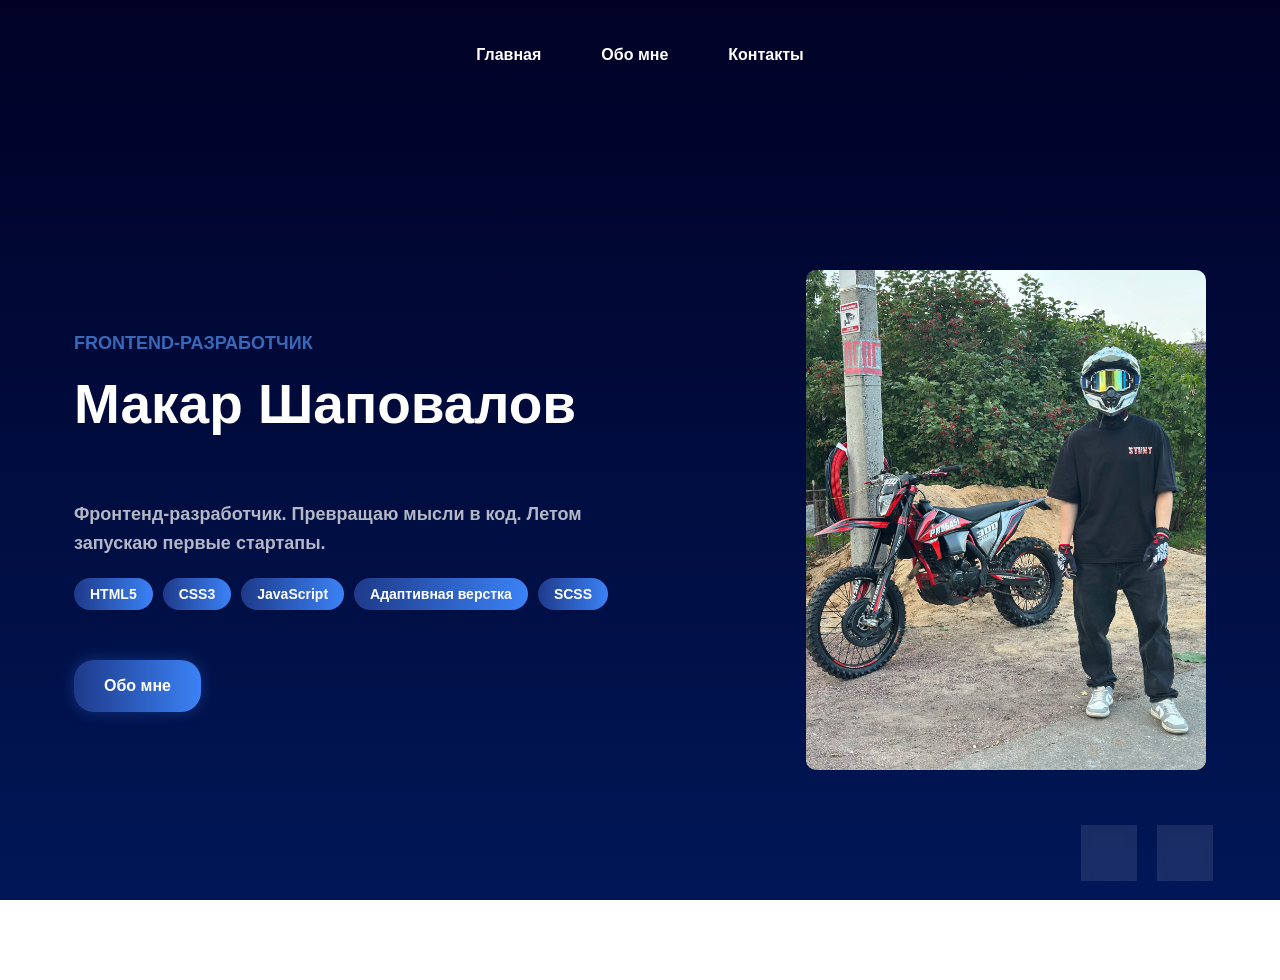
<file: index.html>
<!DOCTYPE html>
<html lang="ru">
<head>
    <meta charset="UTF-8">
    <meta name="viewport" content="width=device-width, initial-scale=1.0, maximum-scale=1.0, user-scalable=no">
    <meta name="theme-color" content="#000125">
    <title>Главная - Макар Шаповалов</title>
    <link rel="preconnect" href="https://fonts.googleapis.com">
    <link rel="preconnect" href="https://fonts.gstatic.com" crossorigin>
    <link href="https://fonts.googleapis.com/css2?family=Open+Sans:wght@600;800&display=swap" rel="stylesheet">
    <link rel="stylesheet" href="style.css">
</head>
<body>
    <div class="top">
        <div class="header center">
            <a class="header__link" href="index.html">Главная</a>
            <a class="header__link" href="about.html">Обо мне</a>
            <a class="header__link" href="contact.html">Контакты</a>
        </div>
        <div class="top__content center">
            <img class="about__photo" src="img/me_and_progasi.webp" alt="top image">
            <div class="top__info">
                <h3 class="subtitle">Frontend-Разработчик</h3>
                <h1 class="title">Макар Шаповалов</h1>
                <div class="animated-text">
                    <span class="text-animation">Стильный дизайн</span>
                    <span class="text-animation">Современные технологии</span>
                    <span class="text-animation">Адаптивная вёрстка</span>
                    <span class="text-animation">Web разработка</span>
                </div>
                <p class="text">Фронтенд-разработчик. Превращаю мысли в код. Летом запускаю первые стартапы.
                </p>
                <div class="tech-stack">
                    <span class="tech-badge">HTML5</span>
                    <span class="tech-badge">CSS3</span>
                    <span class="tech-badge">JavaScript</span>
                    <span class="tech-badge">Адаптивная верстка</span>
                    <span class="tech-badge">SCSS</span>
                </div>
                <div class="top__buttons">
                    <a href="about.html" class="button">Обо мне</a>
                </div>
            </div>
        </div>
        <div class="top__logos center">
            <div class="logo-wrapper">
                <a href="https://vk.com/merik_progasi" class="logo-link">
                    <svg class="logo logo-vk" width="32" height="32" viewBox="0 0 24 24" xmlns="http://www.w3.org/2000/svg">
                        <path d="M21.579 6.855c.14-.465 0-.806-.662-.806h-2.193c-.558 0-.813.295-.953.619 0 0-1.115 2.719-2.695 4.482-.51.513-.743.675-1.021.675-.139 0-.341-.162-.341-.627V6.855c0-.558-.161-.806-.626-.806H9.642c-.348 0-.558.258-.558.504 0 .528.79.65.871 2.138v3.228c0 .707-.127.836-.407.836-.743 0-2.551-2.729-3.624-5.853-.209-.607-.42-.852-.98-.852H2.748c-.627 0-.752.295-.752.619 0 .582.743 3.462 3.461 7.271 1.812 2.601 4.363 4.011 6.687 4.011 1.393 0 1.565-.313 1.565-.853v-1.966c0-.626.133-.752.574-.752.324 0 .882.164 2.183 1.417 1.486 1.486 1.732 2.153 2.567 2.153h2.193c.626 0 .939-.313.759-.931-.197-.615-.907-1.51-1.849-2.569-.512-.604-1.277-1.254-1.51-1.579-.325-.419-.231-.604 0-.976.001.001 2.672-3.761 2.95-5.04z"/>
                    </svg>
                </a>
            </div>
            <div class="logo-wrapper">
                <a href="https://t.me/aerxhee" class="logo-link">
                    <svg class="logo logo-telegram" width="32" height="32" viewBox="0 0 24 24" xmlns="http://www.w3.org/2000/svg">
                        <path d="M11.944 0A12 12 0 0 0 0 12a12 12 0 0 0 12 12 12 12 0 0 0 12-12A12 12 0 0 0 12 0a12 12 0 0 0-.056 0zm4.962 7.224c.1-.002.321.023.465.14a.506.506 0 0 1 .171.325c.016.093.036.306.02.472-.18 1.898-.962 6.502-1.36 8.627-.168.9-.499 1.201-.82 1.23-.696.065-1.225-.46-1.9-.902-1.056-.693-1.653-1.124-2.678-1.8-1.185-.78-.417-1.21.258-1.91.177-.184 3.247-2.977 3.307-3.23.007-.032.014-.15-.056-.212s-.174-.041-.249-.024c-.106.024-1.793 1.14-5.061 3.345-.48.33-.913.49-1.302.48-.428-.008-1.252-.241-1.865-.44-.752-.245-1.349-.374-1.297-.789.027-.216.325-.437.893-.663 3.498-1.524 5.83-2.529 6.998-3.014 3.332-1.386 4.025-1.627 4.476-1.635z"/>
                    </svg>
                </a>
            </div>
        </div>
    </div>
    <script src="script.js"></script>
</body>
</html>
</file>
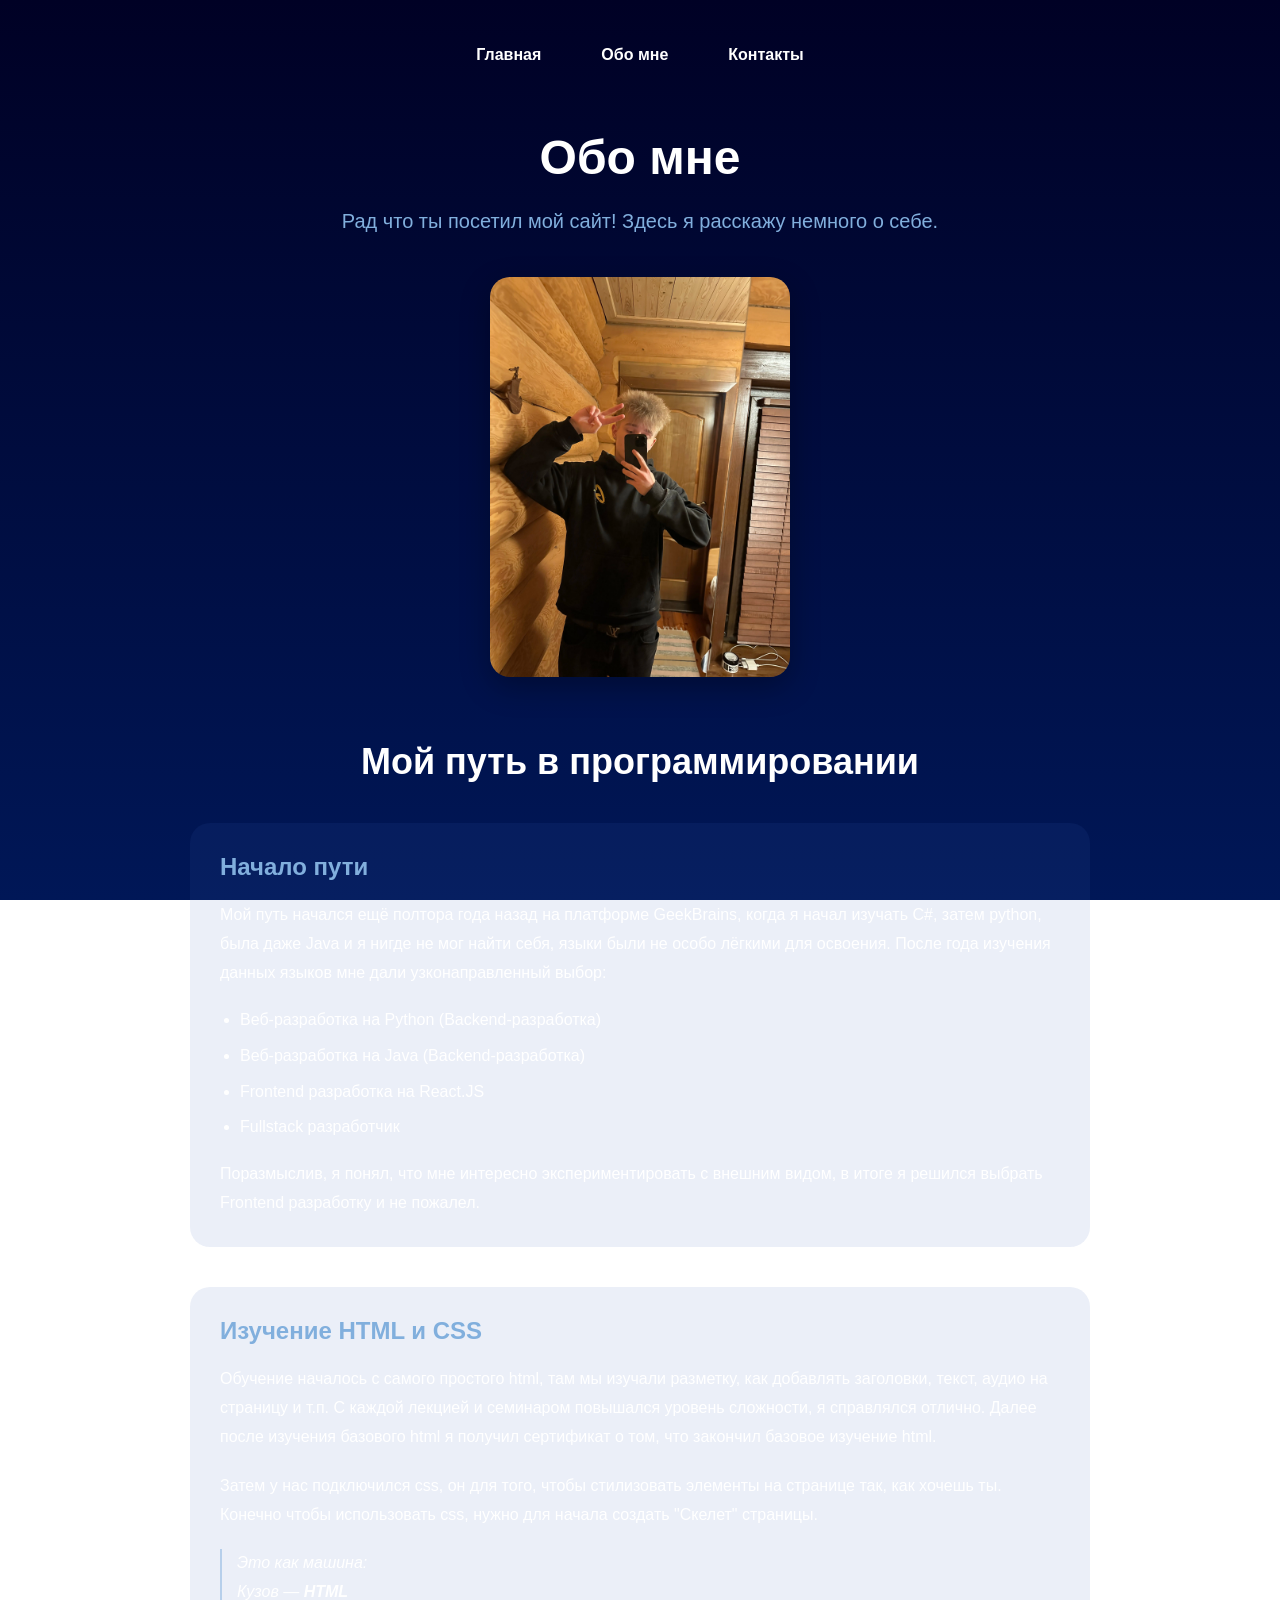
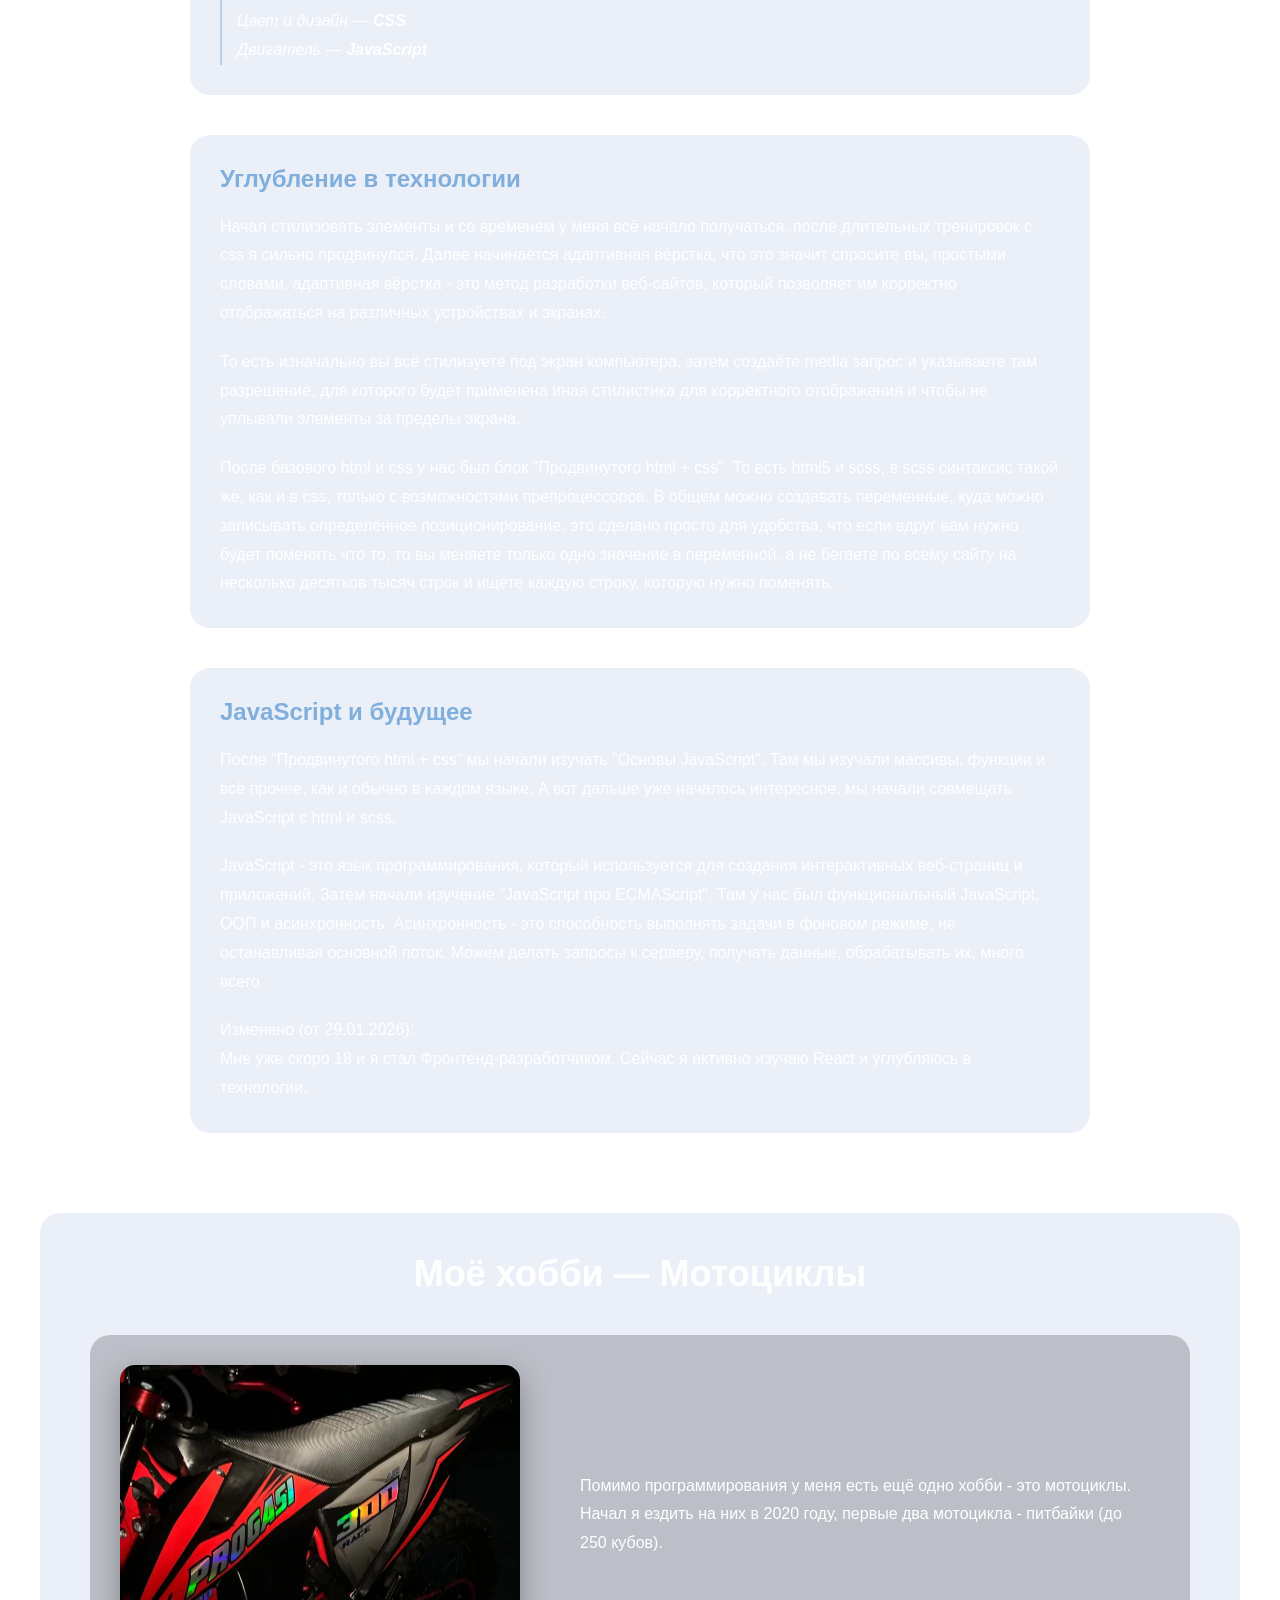
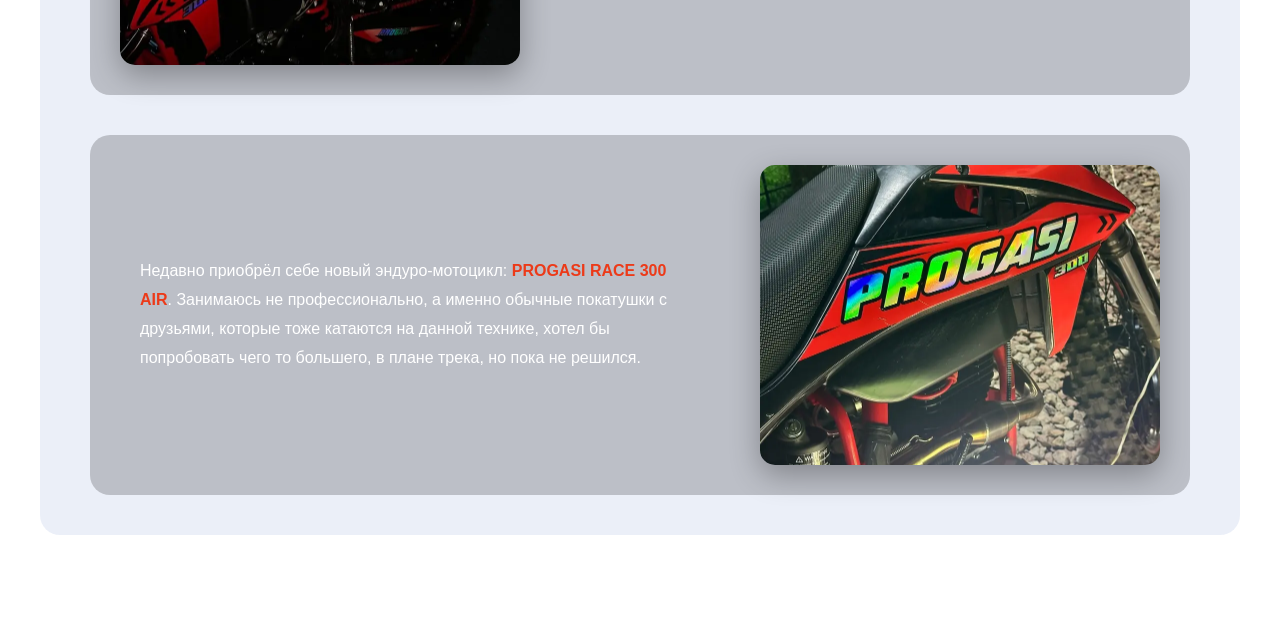
<file: about.html>
<!DOCTYPE html>
<html lang="ru">
<head>
    <meta charset="UTF-8">
    <meta name="viewport" content="width=device-width, initial-scale=1.0, maximum-scale=1.0, user-scalable=no">
    <meta name="theme-color" content="#000125">
    <title>Обо мне - Макар Шаповалов</title>
    <link rel="preconnect" href="https://fonts.googleapis.com">
    <link rel="preconnect" href="https://fonts.gstatic.com" crossorigin>
    <link href="https://fonts.googleapis.com/css2?family=Open+Sans:wght@600;800&display=swap" rel="stylesheet">
    <link rel="stylesheet" href="style.css">
</head>
<body>
    <div class="about-page">
        <div class="header center">
            <a class="header__link" href="index.html">Главная</a>
            <a class="header__link" href="about.html">Обо мне</a>
            <a class="header__link" href="contact.html">Контакты</a>
        </div>
        <div class="about-content center">
            <div class="about-intro">
                <h1 class="about-title">Обо мне</h1>
                <p class="about-welcome">Рад что ты посетил мой сайт! Здесь я расскажу немного о себе.</p>
                <img src="img/vibe.webp" alt="Моё фото" class="about-main-photo">
            </div>

            <div class="about-section">
                <h2 class="section-title">Мой путь в программировании</h2>
                <div class="journey-content">
                    <div class="content-block">
                        <h3>Начало пути</h3>
                        <p>Мой путь начался ещё полтора года назад на платформе GeekBrains, когда я начал изучать C#, затем python, была даже Java и я нигде не мог найти себя, языки были не особо лёгкими для освоения. После года изучения данных языков мне дали узконаправленный выбор:</p>
                        <ul class="choice-list">
                            <li>Веб-разработка на Python (Backend-разработка)</li>
                            <li>Веб-разработка на Java (Backend-разработка)</li>
                            <li>Frontend разработка на React.JS</li>
                            <li>Fullstack разработчик</li>
                        </ul>
                        <p>Поразмыслив, я понял, что мне интересно экспериментировать с внешним видом, в итоге я решился выбрать Frontend разработку и не пожалел.</p>
                    </div>

                    <div class="content-block">
                        <h3>Изучение HTML и CSS</h3>
                        <p>Обучение началось с самого простого html, там мы изучали разметку, как добавлять заголовки, текст, аудио на страницу и т.п. С каждой лекцией и семинаром повышался уровень сложности, я справлялся отлично. Далее после изучения базового html я получил сертификат о том, что закончил базовое изучение html.</p>
                        <p>Затем у нас подключился css, он для того, чтобы стилизовать элементы на странице так, как хочешь ты. Конечно чтобы использовать css, нужно для начала создать "Скелет" страницы.</p>
                        <p class="simple-comparison">Это как машина:<br> 
                        Кузов — <span class="simple-comparison-span">HTML</span><br> 
                        Цвет и дизайн — <span class="simple-comparison-span">CSS</span><br>
                        Двигатель — <span class="simple-comparison-span">JavaScript</span></p>
                    </div>

                    <div class="content-block">
                        <h3>Углубление в технологии</h3>
                        <p>Начал стилизовать элементы и со временем у меня всё начало получаться, после длительных тренировок с css я сильно продвинулся. Далее начинается адаптивная вёрстка, что это значит спросите вы, простыми словами, адаптивная вёрстка - это метод разработки веб-сайтов, который позволяет им корректно отображаться на различных устройствах и экранах.</p>
                        <p>То есть изначально вы всё стилизуете под экран компьютера, затем создаёте media запрос и указываете там разрешение, для которого будет применена иная стилистика для корректного отображения и чтобы не уплывали элементы за пределы экрана.</p>
                        <p>После базового html и css у нас был блок "Продвинутого html + css". То есть html5 и scss, в scss синтаксис такой же, как и в css, только с возможностями препроцессоров. В общем можно создавать переменные, куда можно записывать определённое позиционирование, это сделано просто для удобства, что если вдруг вам нужно будет поменять что то, то вы меняете только одно значение в переменной, а не бегаете по всему сайту на несколько десятков тысяч строк и ищете каждую строку, которую нужно поменять.</p>
                    </div>
                    
                    <div class="content-block">
                        <h3>JavaScript и будущее</h3>
                        <p>После "Продвинутого html + css" мы начали изучать "Основы JavaScript". Там мы изучали массивы, функции и всё прочее, как и обычно в каждом языке. А вот дальше уже началось интересное, мы начали совмещать JavaScript с html и scss.</p>
                        <p>JavaScript - это язык программирования, который используется для создания интерактивных веб-страниц и приложений. Затем начали изучение "JavaScript про ECMAScript". Там у нас был функциональный JavaScript, ООП и асинхронность. Асинхронность - это способность выполнять задачи в фоновом режиме, не останавливая основной поток. Можем делать запросы к серверу, получать данные, обрабатывать их, много всего.</p>
                        <p>Изменено (от 29.01.2026):<br>
                            Мне уже скоро 18 и я стал Фронтенд-разработчиком. Сейчас я активно изучаю React и углубляюсь в технологии.
                        </p>
                    </div>
                </div>
            </div>

            <div class="about-section hobby-section">
                <h2 class="section-title">Моё хобби — Мотоциклы</h2>
                <div class="hobby-content">
                    <div class="hobby-block">
                        <div class="hobby-image-wrapper">
                            <img src="img/I_progazum.webp" alt="Эндуро мотоцикл" class="hobby-image">
                        </div>
                        <div class="hobby-info">
                            <p>Помимо программирования у меня есть ещё одно хобби - это мотоциклы. Начал я ездить на них в 2020 году, первые два мотоцикла - питбайки (до 250 кубов).</p>
                        </div>
                    </div>
                    
                    <div class="hobby-block reverse">
                        <div class="hobby-image-wrapper">
                            <img src="img/I_progastyle.webp" alt="Эндуро мотоцикл" class="hobby-image">
                        </div>
                        <div class="hobby-info">
                            <p>Недавно приобрёл себе новый эндуро-мотоцикл: <span class="progasi__span">PROGASI RACE 300 AIR</span>. Занимаюсь не профессионально, а именно обычные покатушки с друзьями, которые тоже катаются на данной технике, хотел бы попробовать чего то большего, в плане трека, но пока не решился.</p>
                        </div>
                    </div>
                </div>
            </div>
        </div>
    </div>
    <script src="script.js"></script>
</body>
</html>
</file>
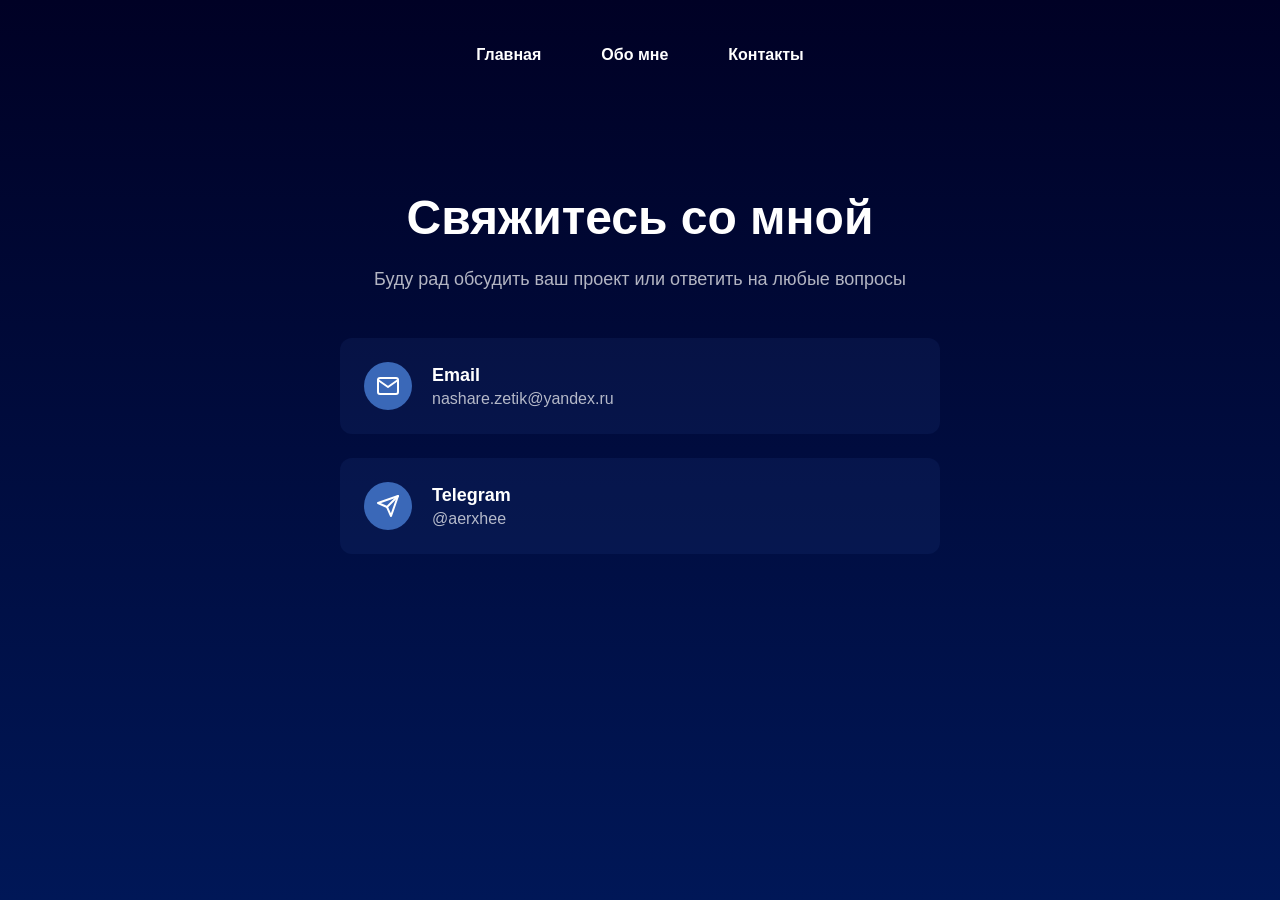
<file: contact.html>
<!DOCTYPE html>
<html lang="ru">
<head>
    <meta charset="UTF-8">
    <meta name="viewport" content="width=device-width, initial-scale=1.0, maximum-scale=1.0, user-scalable=no">
    <meta name="theme-color" content="#000125">
    <title>Контакты - Макар Шаповалов</title>
    <link rel="preconnect" href="https://fonts.googleapis.com">
    <link rel="preconnect" href="https://fonts.gstatic.com" crossorigin>
    <link href="https://fonts.googleapis.com/css2?family=Open+Sans:wght@600;800&display=swap" rel="stylesheet">
    <link rel="stylesheet" href="style.css">
</head>
<body>
    <div class="top">
        <div class="header center">
            <a class="header__link" href="index.html">Главная</a>
            <a class="header__link" href="about.html">Обо мне</a>
            <a class="header__link" href="contact.html">Контакты</a>
        </div>
        <div class="contact center">
            <div class="contact__content">
                <h1 class="contact__title">Свяжитесь со мной</h1>
                <p class="contact__text">Буду рад обсудить ваш проект или ответить на любые вопросы</p>
                <div class="contact__items">
                    <a href="mailto:nashare.zetik@yandex.ru" class="contact__item">
                        <div class="contact__icon">
                            <svg xmlns="http://www.w3.org/2000/svg" width="24" height="24" viewBox="0 0 24 24" fill="none" stroke="currentColor" stroke-width="2" stroke-linecap="round" stroke-linejoin="round">
                                <path d="M4 4h16c1.1 0 2 .9 2 2v12c0 1.1-.9 2-2 2H4c-1.1 0-2-.9-2-2V6c0-1.1.9-2 2-2z"/>
                                <polyline points="22,6 12,13 2,6"/>
                            </svg>
                        </div>
                        <div class="contact__info">
                            <h3 class="contact__label">Email</h3>
                            <p class="contact__value">nashare.zetik@yandex.ru</p>
                        </div>
                    </a>
                    <a href="https://t.me/aerxhee" class="contact__item">
                        <div class="contact__icon">
                            <svg xmlns="http://www.w3.org/2000/svg" width="24" height="24" viewBox="0 0 24 24" fill="none" stroke="currentColor" stroke-width="2" stroke-linecap="round" stroke-linejoin="round">
                                <path d="M22 2L11 13"/>
                                <path d="M22 2L15 22L11 13L2 9L22 2z"/>
                            </svg>
                        </div>
                        <div class="contact__info">
                            <h3 class="contact__label">Telegram</h3>
                            <p class="contact__value">@aerxhee</p>
                        </div>
                    </a>
                </div>
            </div>
        </div>
    </div>
    <script src="script.js"></script>
</body>
</html>
</file>
<file: style.css>
@keyframes textSlide {
    0%, 15% {
        transform: translateY(-30px);
        opacity: 0;
    }

    20%, 40% {
        transform: translateY(0);
        opacity: 1;
    }

    45%, 100% {
        transform: translateY(30px);
        opacity: 0;
    }
}

* {
    margin: 0;
    padding: 0;
    -webkit-tap-highlight-color: transparent;
}

body {
    font-family: 'OpenSans', sans-serif;
    background: linear-gradient(to bottom, #000125, #001757);
    background-attachment: fixed;
    background-size: cover;
}

.center {
    padding-left: calc(50% - 573px);
    padding-right: calc(50% - 573px);
}

a {
    text-decoration: none;
}

.top {
    padding-bottom: 99px;
}

.header {
    padding-top: 39px;
    padding-bottom: 39px;
    display: flex;
    justify-content: center;
    gap: 40px;
}

.header__link {
    color: #FFFFFF;
    font-style: normal;
    font-size: 16px;
    font-weight: 600;
    line-height: 22px;
    transition: .2s ease;
    -webkit-tap-highlight-color: transparent;
    display: inline-block;
    padding: 5px 10px;
    position: relative;
}

.header__link:hover {
    color: #4b84e6;
}

.header__link {
    position: relative;
}

.header__link:after {
    content: '';
    position: absolute;
    bottom: -4px;
    left: 0;
    width: 100%;
    height: 2px;
    background-color: #4b84e6;
    transition: transform 0.3s ease;
    transform: scaleX(0);
}

.header__link:hover:after,
.header__link:active:after {
    transform: scaleX(1);
}

.header__link:active {
    color: #4b84e6;
}

.header__link:focus {
    outline: none;
}

.header__link:focus-visible {
    outline: none;
}

@media (hover: none) {
    .header__link:hover {
        color: #FFFFFF;
    }
}

.top__info {
    width: 604px;
}

.top__content {
    margin-top: 160px;
    margin-bottom: 55px;
    display: flex;
    flex-direction: row-reverse;
    flex-wrap: wrap;
    justify-content: center;
    align-items: center;
    gap: 128px;
}

.about__photo {
    height: 500px;
    width: 400px;
    border-radius: 10px;
}

.top__buttons {
    margin-top: 50px;
    display: flex;
    gap: 20px;
}

.top__logos {
    display: flex;
    flex-direction: row;
    flex-wrap: wrap;
    justify-content: end;
    align-items: center;
    gap: 20px;
    margin-top: 40px;
    position: relative;
}

.logo-wrapper {
    padding: 12px;
    border-radius: 30%;
    background: rgba(255, 255, 255, 0.1);
    backdrop-filter: blur(5px);
    transition: background 0.2s ease;
}

.logo-link {
    display: flex;
    align-items: center;
    justify-content: center;
}

.logo {
    width: 32px;
    height: 32px;
    transition: transform 0.2s ease, fill 0.2s ease;
}

.logo-vk {
    fill: #0077FF;
}

.logo-telegram {
    fill: #229ED9;
}

.logo-vk:hover {
    fill: #0066CC;
}

.logo-telegram:hover {
    fill: #1C84B4;
}

.logo:active {
    transform: scale(0.9);
}

.subtitle {
    margin-bottom: 10px;
    color: #3A68B8;
    font-style: normal;
    font-size: 18px;
    font-weight: 600;
    line-height: 29px;
    text-transform: uppercase;
}

.title {
    color: #FFFFFF;
    font-style: normal;
    font-size: 55px;
    font-weight: 800;
    line-height: 72px;
}

.text {
    width: 558px;
    color: #FFFFFF;
    font-style: normal;
    font-size: 18px;
    font-weight: 600;
    line-height: 29px;
    opacity: 0.7;
}

.button {
    background: linear-gradient(90deg, #1E3A8A 0%, #3B82F6 100%);
    border-radius: 20px;
    padding: 15px 30px;
    font-style: normal;
    font-weight: 600;
    font-size: 16px;
    line-height: 22px;
    color: #FFFFFF;
    border: none;
    transition: all 0.3s ease;
    position: relative;
    z-index: 1;
    box-shadow: 0 0 15px rgba(59, 130, 246, 0.3);
}

.button:hover {
    box-shadow: 0 0 20px rgba(59, 130, 246, 0.5);
    filter: brightness(1.1);
}

.button:active {
    transform: scale(0.98);
}

.button:focus {
    outline: none;
}

.button:focus-visible {
    outline: none;
}

.contact {
    padding: 40px 0;
    min-height: auto;
    display: flex;
    align-items: flex-start;
    justify-content: center;
    margin-top: 40px;
}

.contact__content {
    max-width: 600px;
    width: 100%;
    text-align: center;
    padding: 0 20px;
}

.contact__title {
    color: #FFFFFF;
    font-size: 48px;
    font-weight: 800;
    margin-bottom: 24px;
}

.contact__text {
    color: #FFFFFF;
    font-size: 18px;
    opacity: 0.7;
    margin-bottom: 48px;
}

.contact__items {
    display: flex;
    flex-direction: column;
    gap: 24px;
}

.contact__item {
    display: flex;
    align-items: center;
    gap: 20px;
    padding: 24px;
    background: rgba(58, 104, 184, 0.1);
    border-radius: 12px;
    text-decoration: none;
    transition: all 0.3s ease;
}

.contact__item:hover {
    background: rgba(58, 104, 184, 0.2);
    transform: translateY(-2px);
}

.contact__icon {
    width: 48px;
    height: 48px;
    background: #3A68B8;
    border-radius: 50%;
    display: flex;
    align-items: center;
    justify-content: center;
    transition: all 0.3s ease;
}

.contact__icon svg {
    width: 24px;
    height: 24px;
    color: white;
}

.contact__info {
    text-align: left;
}

.contact__label {
    color: #FFFFFF;
    font-size: 18px;
    font-weight: 600;
    margin-bottom: 4px;
}

.contact__value {
    color: #FFFFFF;
    opacity: 0.7;
    font-size: 16px;
}

.about {
    min-height: calc(100vh - 100px);
    display: flex;
    align-items: center;
    justify-content: center;
}

.about h1 {
    font-size: 24px;
}

.about-page {
    min-height: 100vh;
}

.about-content {
    padding: 20px 20px;
    max-width: 1200px;
    margin: 0 auto;
}

.about-intro {
    text-align: center;
    margin-bottom: 60px;
}

.about-title {
    font-size: 48px;
    color: #fff;
    margin-bottom: 20px;
    font-weight: 800;
}

.about-welcome {
    color: #81AFDD;
    font-size: 20px;
    max-width: 800px;
    margin: 0 auto 40px;
    line-height: 1.6;
}

.about-main-photo {
    max-width: 300px;
    border-radius: 20px;
    box-shadow: 0 10px 30px rgba(0, 0, 0, 0.3);
}

.about-section {
    margin-bottom: 80px;
}

.section-title {
    color: #fff;
    font-size: 36px;
    margin-bottom: 40px;
    text-align: center;
    font-weight: 800;
}

.journey-content {
    max-width: 900px;
    margin: 0 auto;
}

.content-block {
    margin-bottom: 40px;
    padding: 30px;
    background: rgba(58, 104, 184, 0.1);
    border-radius: 20px;
    transition: transform 0.3s ease;
}

.simple-comparison {
    font-style: italic;
    padding-left: 15px;
    border-left: 2px solid rgba(129, 175, 221, 0.5);
}

.simple-comparison-span {
    font-weight: 600;
}

.content-block:hover {
    transform: translateY(-5px);
}

.content-block h3 {
    color: #81AFDD;
    font-size: 24px;
    margin-bottom: 20px;
}

.content-block p {
    color: #fff;
    line-height: 1.8;
    margin-bottom: 20px;
    font-size: 16px;
}

.content-block p:last-child {
    margin-bottom: 0;
}

.choice-list {
    color: #fff;
    margin: 20px 0;
    padding-left: 20px;
}

.choice-list li {
    margin-bottom: 10px;
    line-height: 1.6;
}

.hobby-section {
    background: rgba(58, 104, 184, 0.1);
    padding: 40px;
    border-radius: 20px;
}

.hobby-content {
    max-width: 1100px;
    margin: 0 auto;
    display: flex;
    flex-direction: column;
    gap: 40px;
}

.hobby-block {
    display: flex;
    align-items: center;
    gap: 40px;
    background: rgba(0, 0, 0, 0.2);
    border-radius: 20px;
    padding: 30px;
    transition: transform 0.3s ease;
}

.hobby-block:hover {
    transform: translateY(-5px);
}

.hobby-block.reverse {
    flex-direction: row-reverse;
}

.hobby-image-wrapper {
    flex: 0 0 400px;
    height: 300px;
    border-radius: 15px;
    overflow: hidden;
    box-shadow: 0 10px 30px rgba(0, 0, 0, 0.3);
}

.hobby-image {
    width: 100%;
    height: 100%;
    object-fit: cover;
    transition: transform 0.3s ease;
}

.hobby-image:hover {
    transform: scale(1.05);
}

.hobby-info {
    flex: 1;
    padding: 20px;
}

.hobby-info p {
    color: #fff;
    line-height: 1.8;
    font-size: 16px;
    margin: 0;
}

.hobby-text {
    max-width: 800px;
    margin: 0 auto;
}

.hobby-text p {
    color: #fff;
    line-height: 1.8;
    margin-bottom: 20px;
    font-size: 16px;
}

.progasi__span {
    font-weight: 600;
    color: #ec3a19;
}

.tech-stack {
    display: flex;
    flex-wrap: wrap;
    gap: 10px;
    margin: 20px 0;
}

.tech-badge {
    background: linear-gradient(90deg, #1E3A8A 0%, #3B82F6 100%);
    color: white;
    padding: 8px 16px;
    border-radius: 20px;
    font-size: 14px;
    font-weight: 600;
    transition: all 0.3s ease;
    box-shadow: 0 2px 4px rgba(0,0,0,0.1);
    user-select: none;
    cursor: default;
}

.tech-badge:hover {
    transform: translateY(-2px);
    box-shadow: 0 4px 8px rgba(0,0,0,0.2);
}

.animated-text {
    height: 30px;
    margin: 15px 0;
    overflow: hidden;
    position: relative;
    user-select: none;
}

.text-animation {
    color: #3A68B8;
    font-weight: 600;
    position: absolute;
    width: 100%;
    height: 100%;
    margin: 0;
    line-height: 30px;
    text-align: left;
    animation: textSlide 8s infinite;
    opacity: 0;
}

.text-animation:nth-child(1) {
    animation-delay: 0s;
}
.text-animation:nth-child(2) {
    animation-delay: 2s;
}
.text-animation:nth-child(3) {
    animation-delay: 4s;
}
.text-animation:nth-child(4) {
    animation-delay: 6s;
}

@media (max-width: 1024px) {
    .center {
        padding-left: calc(50%  - 376px);
        padding-right: calc(50%  - 376px);
    }

    .top__content {
        margin-bottom: 20px;
    }

    .subtitle {
        font-size: 16px;
    }

    .title {
        font-size: 48px;
        line-height: 62px;
    }

    .top__info {
        justify-content: center;
    }

    .top {
        padding-bottom: 120px;
    }

    .top__logos {
        gap: 20px;
        justify-content: start;
        margin-left: 73px;
    }

    .about-title {
        font-size: 32px;
    }

    .about-welcome {
        font-size: 16px;
    }

    .section-title {
        font-size: 28px;
    }

    .content-block {
        padding: 20px;
    }

    .content-block h3 {
        font-size: 20px;
    }

    .content-block p {
        font-size: 14px;
    }

    .hobby-section {
        padding: 20px;
    }

    .hobby-block {
        padding: 20px;
    }

    .hobby-image-wrapper {
        height: 200px;
    }

    .hobby-info p {
        font-size: 14px;
    }

    .about-content {
        padding: 20px;
    }

    .about-main-photo {
        max-width: 250px;
    }

    .loader-circle {
        width: 40px;
        height: 40px;
    }

    .loader-text {
        font-size: 16px;
    }
}

@media (max-width: 767px) {
    .center {
        padding-left: 16px;
        padding-right: 16px;
    }

    .top {
        padding-bottom: 0px;
    }

    .header {
        padding: 20px 8px;
        gap: 8px;
        flex-wrap: wrap;
        justify-content: center;
    }

    .header__link {
        font-size: 16px;
        padding: 8px 8px;
    }

    .top__content {
        margin-top: 64px;
        margin-bottom: 0px;
        gap: 92px;
    }

    .about__photo {
        width: 100%;
        height: auto;
        max-width: 343px;
        object-fit: cover;
        border-radius: 10px;
    }

    .top__info {
        text-align: center;
        width: 100%;
    }

    .top__logos {
        justify-content: center;
        margin-left: 0px;
        margin-top: -50px;
        margin-bottom: 20px;
    }

    .subtitle {
        font-size: 14px;
        line-height: 22px;
        margin-bottom: 16px;
    }

    .title {
        width: 100%;
        font-size: 28px;
        line-height: 36px;
    }

    .text {
        width: 100%;
        margin-bottom: 39px;
        opacity: 0.7;
    }

    .top__buttons {
        flex-wrap: wrap;
        justify-content: center;
        gap: 24px;
        width: 100%;
        margin-bottom: 128px;
    }

    .contact {
        padding: 20px 0;
        margin-top: 20px;
    }

    .contact__title {
        font-size: 32px;
    }

    .contact__text {
        font-size: 16px;
        margin-bottom: 32px;
    }

    .contact__item {
        padding: 16px;
    }

    .contact__icon {
        width: 40px;
        height: 40px;
    }

    .contact__label {
        font-size: 16px;
    }

    .contact__value {
        font-size: 14px;
    }

    .section-title {
        font-size: 25px;
    }

    .hobby-block, 
    .hobby-block.reverse {
        flex-direction: column;
        text-align: center;
        padding: 20px;
        gap: 20px;
    }

    .hobby-image-wrapper {
        flex: 0 0 auto;
        width: 100%;
        height: 200px;
    }

    .hobby-info {
        padding: 10px 0 0;
    }

    .hobby-info p {
        font-size: 14px;
    }

    .animated-text {
        height: 25px;
        margin: 10px 0;
    }

    .text-animation {
        font-size: 16px;
        line-height: 25px;
        text-align: center;
        left: 0;
        right: 0;
    }

    .tech-stack {
        margin: 15px 0;
        justify-content: center;
    }

    .tech-badge {
        font-size: 12px;
        padding: 6px 12px;
    }

    .loader {
        gap: 15px;
    }

    .loader-circle {
        width: 30px;
        height: 30px;
    }

    .loader-text {
        font-size: 14px;
    }
}

@media (max-width: 375px) {
    .header {
        padding: 16px 4px;
        gap: 4px;
    }

    .header__link {
        font-size: 12px;
        padding: 6px 6px;
    }

    .contact__content {
        padding: 0 16px;
    }

    .contact__title {
        font-size: 28px;
    }

    .contact__text {
        font-size: 15px;
    }

    .contact__item {
        padding: 16px 12px;
    }

    .contact__icon {
        width: 36px;
        height: 36px;
    }

    .contact__label {
        font-size: 15px;
    }

    .contact__value {
        font-size: 13px;
    }
}
</file>
